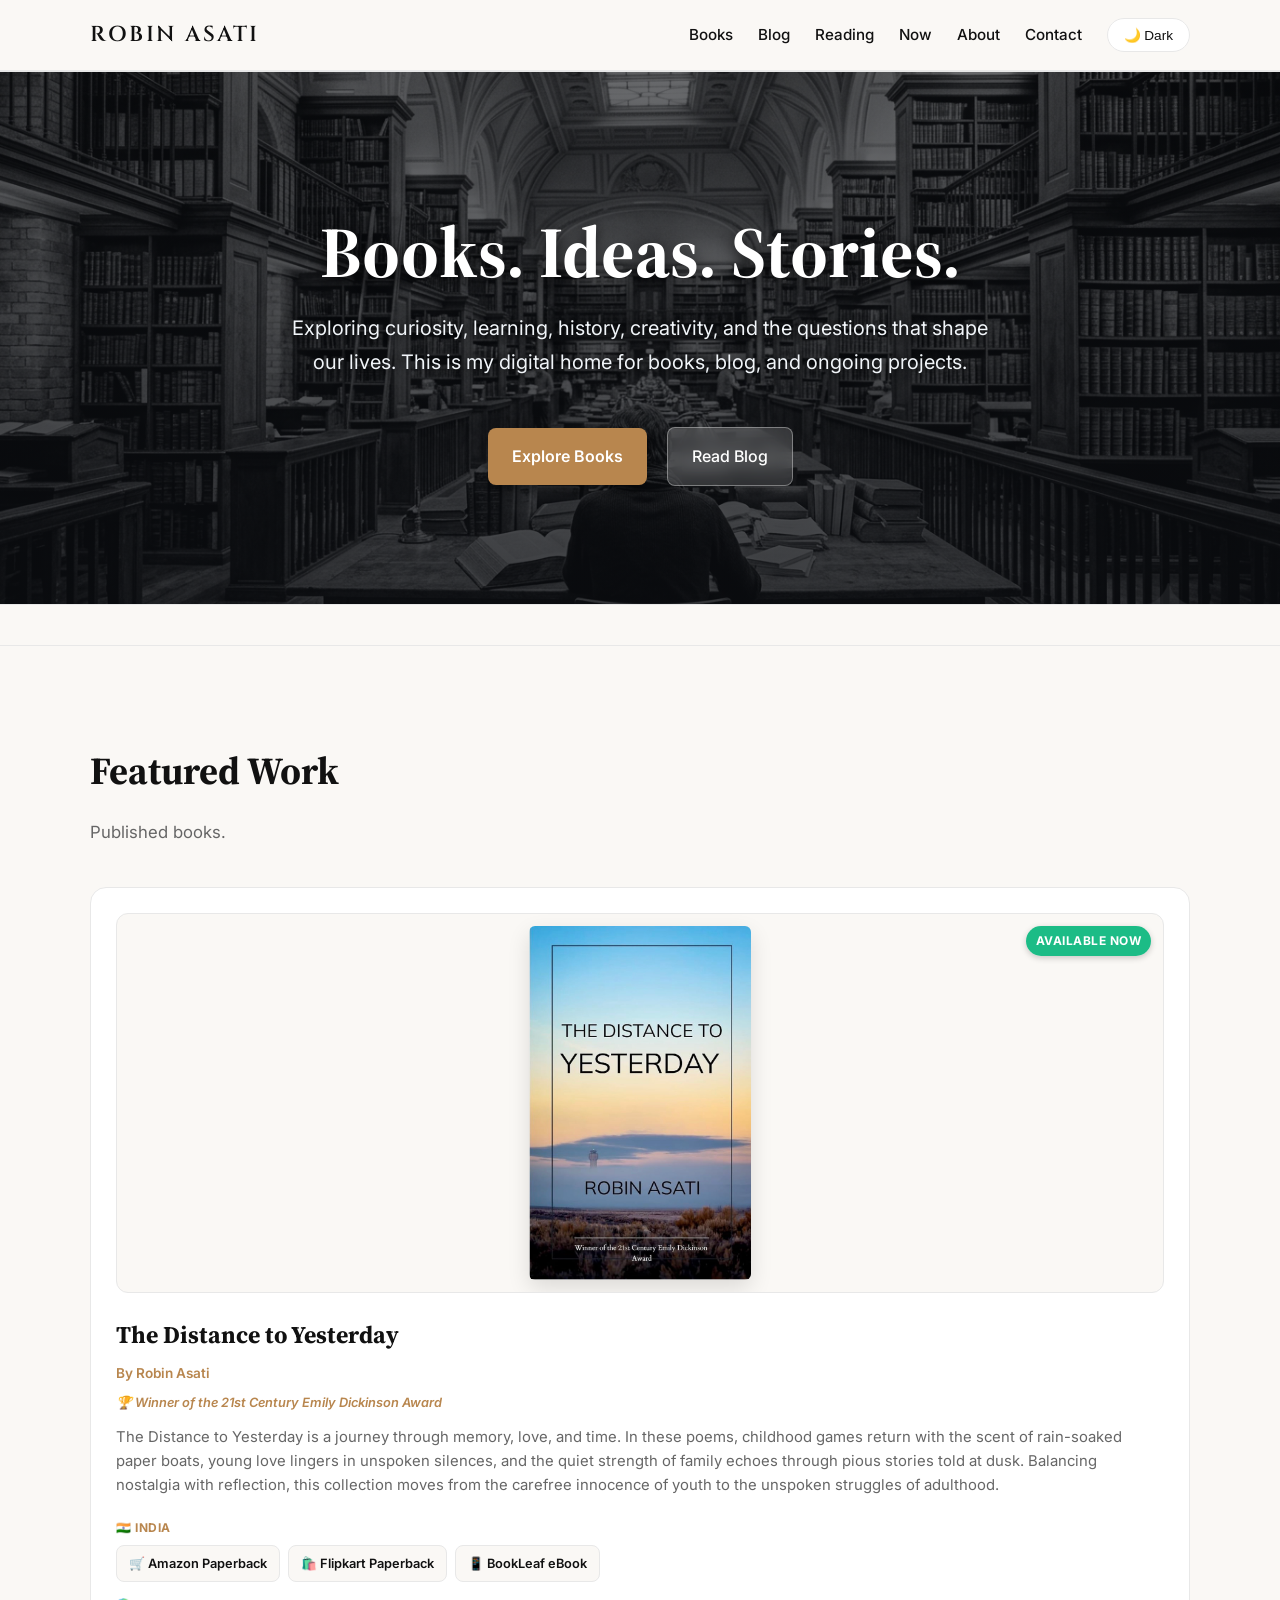
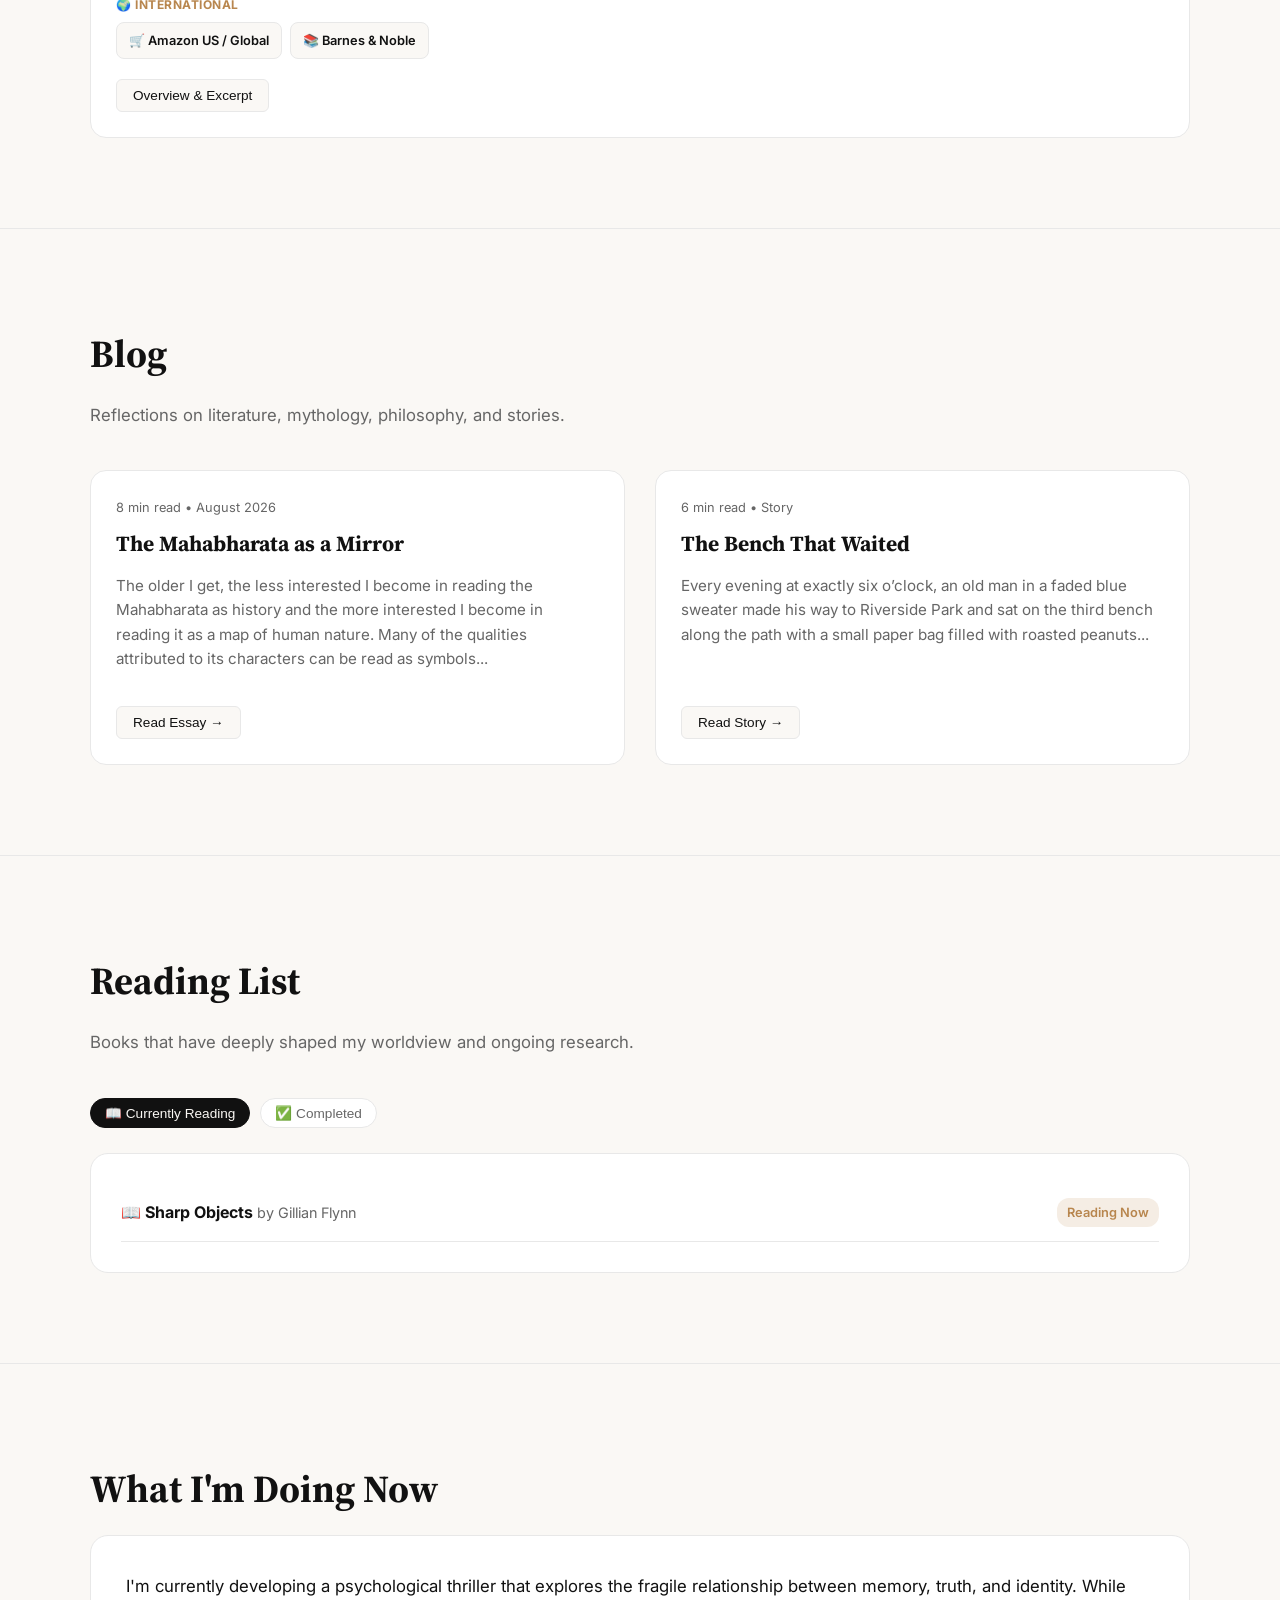
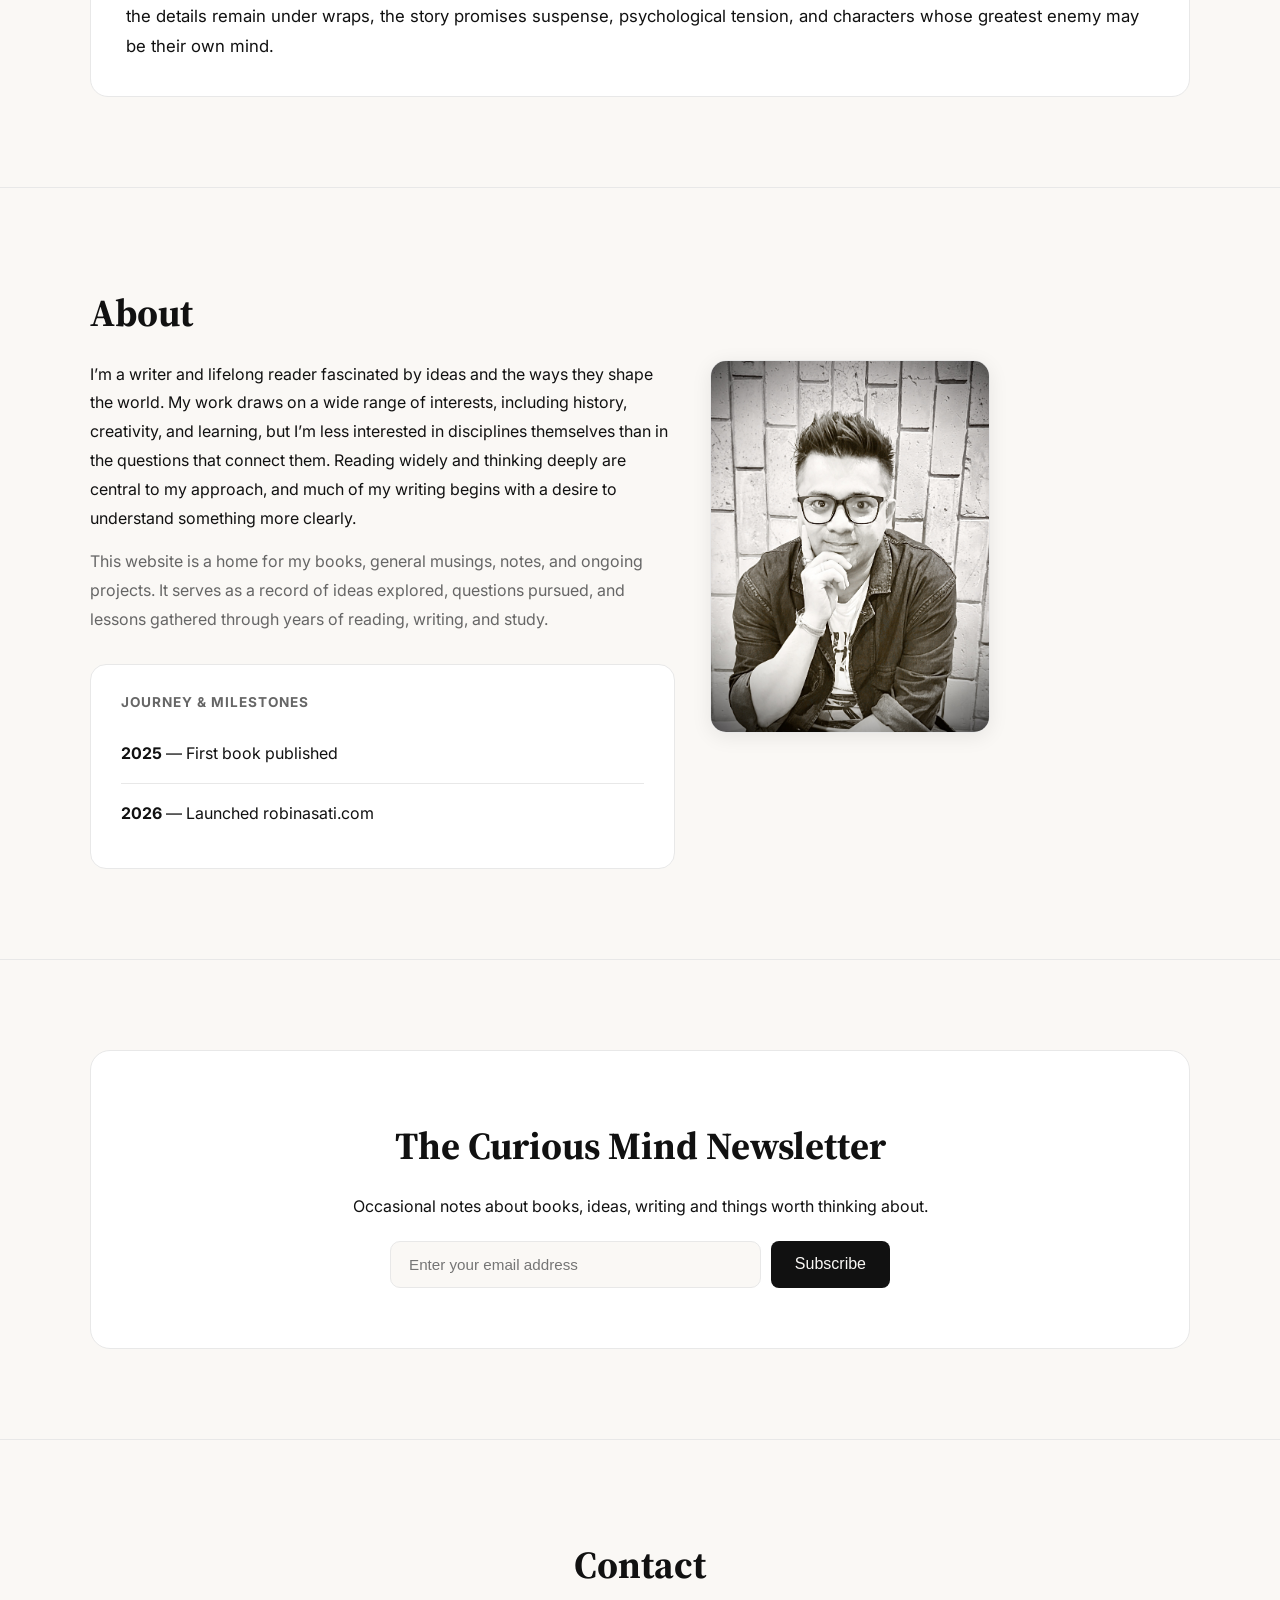
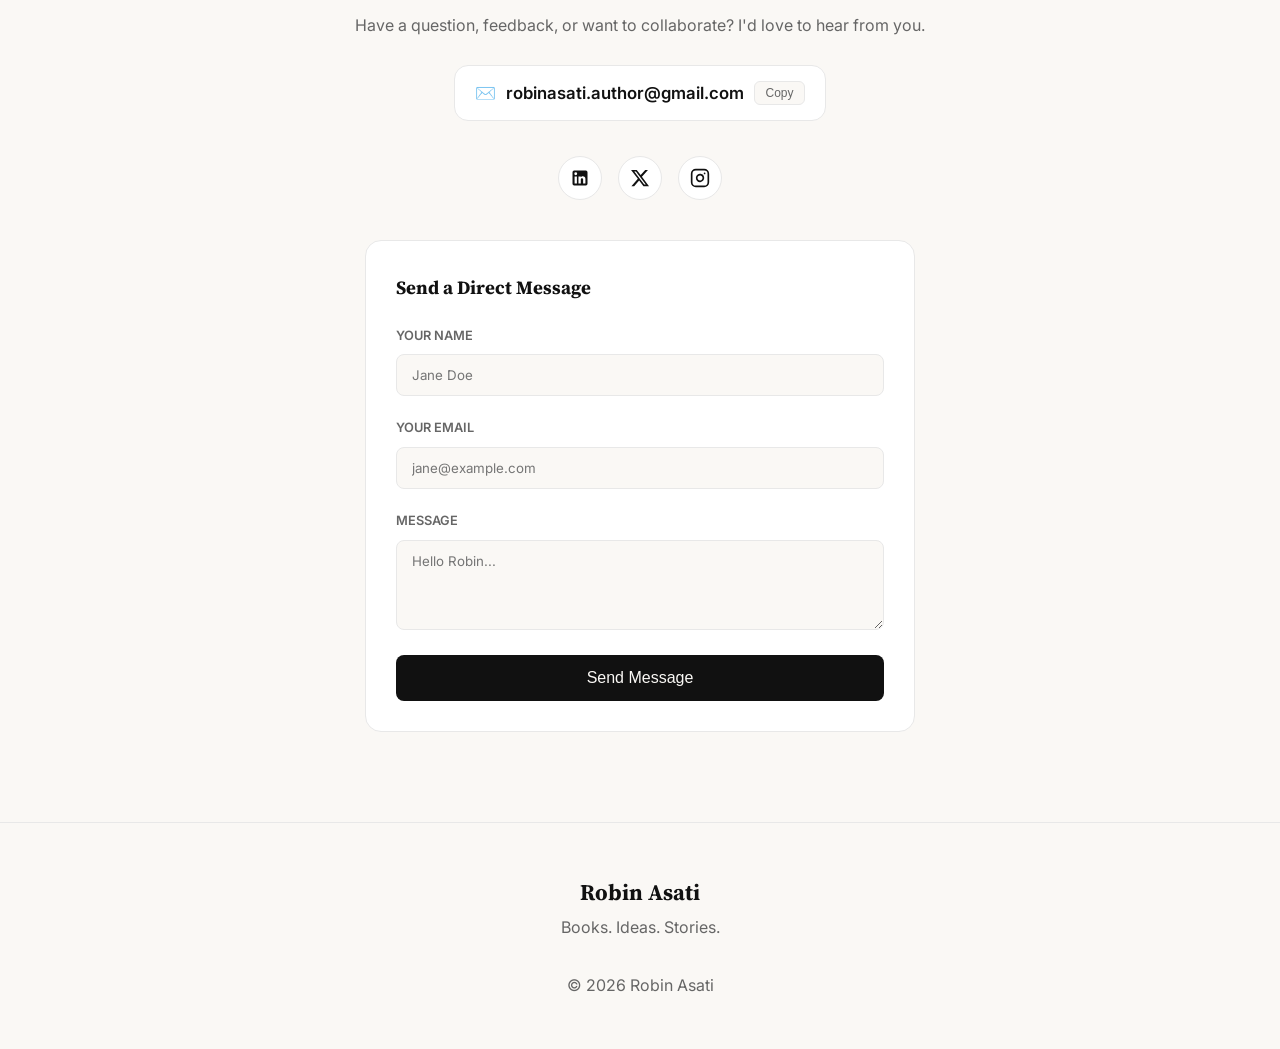
<file: index.html>
<!DOCTYPE html>
<html lang="en">
<head>
<meta charset="UTF-8">
<meta name="viewport" content="width=device-width, initial-scale=1.0">
<title>Robin Asati | Books. Ideas. Stories.</title>

<link rel="preconnect" href="https://fonts.googleapis.com">
<link rel="preconnect" href="https://fonts.gstatic.com" crossorigin>
<link href="https://fonts.googleapis.com/css2?family=Cinzel:wght@500;600;700&family=Cormorant+Garamond:wght@500;600;700&family=Inter:wght@300;400;500;600;700&family=Source+Serif+4:ital,opsz,wght@0,8..60,400;0,8..60,600;0,8..60,700;1,8..60,400&display=swap" rel="stylesheet">

<style>
:root {
    --bg: #faf8f5;
    --card: #ffffff;
    --text: #111111;
    --muted: #666666;
    --accent: #b8864e;
    --border: #e8e8e8;
}

.dark {
    --bg: #0f1115;
    --card: #171a21;
    --text: #f4f4f4;
    --muted: #b4b4b4;
    --accent: #d4a373;
    --border: #2d3340;
}

* {
    margin: 0;
    padding: 0;
    box-sizing: border-box;
}

html {
    scroll-behavior: smooth;
}

body {
    font-family: 'Inter', -apple-system, BlinkMacSystemFont, "Segoe UI", Roboto, sans-serif;
    background: var(--bg);
    color: var(--text);
    line-height: 1.8;
    transition: background-color .3s ease, color .3s ease;
}

.container {
    max-width: 1100px;
    width: 90%;
    margin: auto;
}

header {
    position: sticky;
    top: 0;
    background: rgba(250, 248, 245, .95);
    backdrop-filter: blur(12px);
    -webkit-backdrop-filter: blur(12px);
    z-index: 100;
    border-bottom: 1px solid var(--border);
    transition: background-color .3s ease, border-color .3s ease;
}

.dark header {
    background: rgba(15, 17, 21, .95);
}

nav {
    display: flex;
    justify-content: space-between;
    align-items: center;
    padding: 18px 0;
}

.logo {
    font-family: 'Cinzel', 'Cormorant Garamond', 'Source Serif 4', Georgia, serif;
    font-size: 1.35rem;
    font-weight: 600;
    text-decoration: none;
    color: var(--text);
    line-height: 1.2;
    letter-spacing: 2.5px;
    text-transform: uppercase;
    transition: color 0.2s ease;
}

.logo:hover {
    color: var(--accent);
}

.nav-links {
    display: flex;
    gap: 25px;
    align-items: center;
}

.nav-links a {
    text-decoration: none;
    color: var(--text);
    font-size: 0.95rem;
    font-weight: 500;
    transition: color 0.2s;
}

.nav-links a:hover {
    color: var(--accent);
}

.theme-btn {
    border: none;
    background: var(--card);
    color: var(--text);
    padding: 8px 16px;
    border-radius: 20px;
    cursor: pointer;
    border: 1px solid var(--border);
    font-size: 0.85rem;
    font-weight: 500;
    transition: all 0.2s;
}

.theme-btn:hover {
    border-color: var(--accent);
}

.hero {
    position: relative;
    padding: 140px 0 110px 0;
    text-align: center;
    background-color: #121418;
    background-image: linear-gradient(rgba(12, 14, 18, 0.62), rgba(12, 14, 18, 0.78)), url('hero_library_bg.png');
    background-image: linear-gradient(rgba(12, 14, 18, 0.62), rgba(12, 14, 18, 0.78)), url('assets/images/hero_library_bg.png');
    background-size: cover;
    background-position: center 38%;
    background-repeat: no-repeat;
    color: #ffffff;
    border-bottom: 1px solid var(--border);
    margin-bottom: 40px;
}

.hero h1 {
    font-family: 'Source Serif 4', Georgia, serif;
    font-size: 4.5rem;
    line-height: 1.1;
    margin-bottom: 20px;
    font-weight: 700;
    color: #ffffff;
    text-shadow: 0 2px 16px rgba(0, 0, 0, 0.7);
}

.hero p {
    max-width: 720px;
    margin: auto;
    font-size: 1.25rem;
    color: #f1f5f9;
    text-shadow: 0 1px 10px rgba(0, 0, 0, 0.8);
    line-height: 1.7;
}

.hero .btn-primary {
    background: var(--accent);
    color: #ffffff;
    font-weight: 600;
    box-shadow: 0 4px 14px rgba(0, 0, 0, 0.4);
}

.hero .btn-secondary {
    background: rgba(255, 255, 255, 0.15);
    backdrop-filter: blur(8px);
    -webkit-backdrop-filter: blur(8px);
    border: 1px solid rgba(255, 255, 255, 0.35);
    color: #ffffff;
    font-weight: 500;
}

.hero .btn-secondary:hover {
    background: rgba(255, 255, 255, 0.28);
    border-color: rgba(255, 255, 255, 0.65);
}

.cta {
    margin-top: 40px;
}

.btn {
    display: inline-block;
    padding: 14px 24px;
    margin: 8px;
    border-radius: 8px;
    text-decoration: none;
    font-weight: 500;
    cursor: pointer;
    transition: transform 0.2s, background-color 0.2s, border-color 0.2s;
    border: none;
    font-size: 1rem;
}

.btn-primary {
    background: var(--text);
    color: var(--bg);
}

.btn-secondary {
    border: 1px solid var(--border);
    background: var(--card);
    color: var(--text);
}

.btn:hover {
    transform: translateY(-2px);
}

section {
    padding: 90px 0;
    border-top: 1px solid var(--border);
}

.section-title {
    font-family: 'Source Serif 4', Georgia, serif;
    font-size: 2.4rem;
    margin-bottom: 12px;
    font-weight: 700;
}

.section-subtitle {
    color: var(--muted);
    margin-bottom: 40px;
    font-size: 1.05rem;
}

.cards {
    display: grid;
    gap: 30px;
    grid-template-columns: repeat(auto-fit, minmax(280px, 1fr));
}

.card {
    background: var(--card);
    padding: 25px;
    border-radius: 16px;
    border: 1px solid var(--border);
    display: flex;
    flex-direction: column;
    justify-content: space-between;
    transition: border-color 0.2s, transform 0.2s;
}

.card:hover {
    border-color: var(--accent);
}

.book-cover {
    height: 250px;
    border-radius: 12px;
    display: flex;
    flex-direction: column;
    align-items: center;
    justify-content: center;
    background: linear-gradient(135deg, var(--accent), #6c4f2d);
    color: white;
    margin-bottom: 20px;
    font-weight: 600;
    letter-spacing: 1px;
    text-align: center;
    padding: 20px;
}

.book-cover.dark-cover {
    background: linear-gradient(135deg, #2d3340, #171a21);
}

.book-cover-wrap {
    height: 380px;
    border-radius: 12px;
    overflow: hidden;
    margin-bottom: 20px;
    background: var(--bg);
    border: 1px solid var(--border);
    display: flex;
    align-items: center;
    justify-content: center;
    position: relative;
    padding: 12px;
}

.book-cover-img {
    max-width: 100%;
    max-height: 100%;
    width: auto;
    height: auto;
    object-fit: contain;
    object-position: center;
    border-radius: 6px;
    box-shadow: 0 8px 22px rgba(0, 0, 0, 0.12);
    transition: transform 0.3s ease, box-shadow 0.3s ease;
}

.card:hover .book-cover-img {
    transform: scale(1.03);
    box-shadow: 0 12px 28px rgba(0, 0, 0, 0.18);
}

.released-badge {
    position: absolute;
    top: 12px;
    right: 12px;
    background: rgba(16, 185, 129, 0.95);
    color: #ffffff;
    font-size: 0.75rem;
    font-weight: 700;
    padding: 4px 10px;
    border-radius: 20px;
    letter-spacing: 0.5px;
    box-shadow: 0 2px 6px rgba(0,0,0,0.2);
}

.retailer-links {
    display: flex;
    flex-wrap: wrap;
    gap: 8px;
    margin-top: 12px;
    margin-bottom: 20px;
}

.retailer-btn {
    display: inline-flex;
    align-items: center;
    gap: 6px;
    padding: 6px 12px;
    border-radius: 8px;
    border: 1px solid var(--border);
    background: var(--bg);
    color: var(--text);
    font-size: 0.8rem;
    font-weight: 600;
    text-decoration: none;
    transition: all 0.2s ease;
}

.retailer-btn:hover {
    background: var(--text);
    color: var(--bg);
    border-color: var(--text);
    transform: translateY(-1px);
}

.card h3 {
    font-family: 'Source Serif 4', Georgia, serif;
    font-size: 1.5rem;
    margin-bottom: 10px;
}

.card p {
    color: var(--muted);
    font-size: 0.95rem;
    margin-bottom: 20px;
}

.btn-small {
    padding: 8px 16px;
    font-size: 0.85rem;
    border-radius: 6px;
    background: var(--bg);
    border: 1px solid var(--border);
    color: var(--text);
    cursor: pointer;
    font-weight: 500;
    align-self: flex-start;
    transition: all 0.2s;
}

.btn-small:hover {
    background: var(--accent);
    color: #ffffff;
    border-color: var(--accent);
}

.essay-search {
    width: 100%;
    max-width: 320px;
    padding: 10px 16px;
    border-radius: 10px;
    border: 1px solid var(--border);
    background: var(--card);
    color: var(--text);
    font-size: 0.9rem;
    margin-bottom: 30px;
}

.essay {
    margin-bottom: 25px;
    padding-bottom: 20px;
    border-bottom: 1px solid var(--border);
    cursor: pointer;
    transition: padding-left 0.2s;
}

.essay:hover {
    padding-left: 8px;
}

.essay h3 {
    font-family: 'Source Serif 4', Georgia, serif;
    font-size: 1.4rem;
    margin-bottom: 5px;
    color: var(--text);
}

.essay:hover h3 {
    color: var(--accent);
}

.essay span {
    color: var(--muted);
    font-size: .9rem;
}

.essay p {
    color: var(--muted);
    font-size: 0.95rem;
    margin-top: 6px;
}

.reading-filters {
    display: flex;
    gap: 10px;
    margin-bottom: 25px;
}

.filter-btn {
    padding: 6px 14px;
    border-radius: 20px;
    border: 1px solid var(--border);
    background: var(--card);
    color: var(--muted);
    font-size: 0.85rem;
    cursor: pointer;
}

.filter-btn.active {
    background: var(--text);
    color: var(--bg);
    border-color: var(--text);
}

.reading-list {
    background: var(--card);
    padding: 30px;
    border-radius: 18px;
    border: 1px solid var(--border);
}

.reading-list ul {
    list-style: none;
}

.reading-list li {
    padding: 14px 0;
    border-bottom: 1px solid var(--border);
    display: flex;
    justify-content: space-between;
    align-items: center;
}

.reading-list li:last-child {
    border-bottom: none;
}

.now-box {
    background: var(--card);
    padding: 35px;
    border-radius: 18px;
    border: 1px solid var(--border);
    display: grid;
    grid-template-columns: repeat(auto-fit, minmax(240px, 1fr));
    gap: 25px;
}

.now-item p {
    color: var(--muted);
    font-size: 0.95rem;
    margin-top: 4px;
}

.newsletter {
    text-align: center;
    background: var(--card);
    padding: 60px 30px;
    border-radius: 20px;
    border: 1px solid var(--border);
}

.newsletter form {
    display: flex;
    gap: 10px;
    justify-content: center;
    max-width: 500px;
    margin: 20px auto 0 auto;
    flex-wrap: wrap;
}

.newsletter input {
    flex: 1;
    min-width: 240px;
    padding: 14px 18px;
    border-radius: 10px;
    border: 1px solid var(--border);
    background: var(--bg);
    color: var(--text);
    font-size: 0.95rem;
}

.about {
    max-width: 900px;
}

.about-grid {
    display: grid;
    grid-template-columns: 1fr 280px;
    gap: 35px;
    align-items: start;
}

.about-photo {
    width: 100%;
    max-width: 280px;
    border-radius: 16px;
    border: 1px solid var(--border);
    box-shadow: 0 4px 20px rgba(0,0,0,0.08);
    object-fit: cover;
    aspect-ratio: 3/4;
}

.timeline {
    margin-top: 30px;
    background: var(--card);
    padding: 25px 30px;
    border-radius: 16px;
    border: 1px solid var(--border);
}

.timeline div {
    padding: 15px 0;
    border-bottom: 1px solid var(--border);
}

.timeline div:last-child {
    border-bottom: none;
}

.contact {
    text-align: center;
}

.contact-badges {
    display: flex;
    flex-wrap: wrap;
    justify-content: center;
    gap: 15px;
    margin: 25px 0 35px 0;
}

.contact-badge {
    background: var(--card);
    border: 1px solid var(--border);
    padding: 12px 20px;
    border-radius: 14px;
    display: flex;
    align-items: center;
    gap: 10px;
    font-size: 1.05rem;
    font-weight: 600;
}

.contact-badge a {
    color: var(--text);
    text-decoration: none;
}

.contact-badge a:hover {
    color: var(--accent);
}

.copy-btn {
    background: var(--bg);
    border: 1px solid var(--border);
    padding: 4px 10px;
    border-radius: 6px;
    font-size: 0.75rem;
    cursor: pointer;
    color: var(--muted);
}

.contact-links {
    display: flex;
    justify-content: center;
    align-items: center;
    gap: 16px;
    margin-bottom: 40px;
}

.contact-links a {
    display: inline-flex;
    align-items: center;
    justify-content: center;
    width: 44px;
    height: 44px;
    border-radius: 50%;
    background: var(--card);
    border: 1px solid var(--border);
    color: var(--text);
    transition: all 0.2s ease;
    text-decoration: none;
}

.contact-links a:hover {
    color: var(--accent);
    border-color: var(--accent);
    transform: translateY(-2px);
    box-shadow: 0 4px 12px rgba(0,0,0,0.08);
}

.contact-form {
    max-width: 550px;
    margin: auto;
    text-align: left;
    background: var(--card);
    padding: 30px;
    border-radius: 16px;
    border: 1px solid var(--border);
}

.contact-form input, .contact-form textarea {
    width: 100%;
    padding: 12px 15px;
    margin-top: 6px;
    margin-bottom: 16px;
    border-radius: 8px;
    border: 1px solid var(--border);
    background: var(--bg);
    color: var(--text);
    font-family: inherit;
}

footer {
    text-align: center;
    color: var(--muted);
    padding: 50px 0;
    border-top: 1px solid var(--border);
}

/* Modal Styling */
.modal-overlay {
    position: fixed;
    top: 0;
    left: 0;
    width: 100%;
    height: 100%;
    background: rgba(0, 0, 0, 0.65);
    backdrop-filter: blur(4px);
    display: none;
    align-items: center;
    justify-content: center;
    z-index: 200;
    padding: 20px;
}

.modal-overlay.active {
    display: flex;
}

.modal-content {
    background: var(--card);
    color: var(--text);
    max-width: 700px;
    width: 100%;
    max-height: 85vh;
    overflow-y: auto;
    border-radius: 20px;
    border: 1px solid var(--border);
    padding: 35px;
    position: relative;
    box-shadow: 0 20px 40px rgba(0, 0, 0, 0.3);
}

.modal-close {
    position: absolute;
    top: 20px;
    right: 20px;
    background: var(--bg);
    border: 1px solid var(--border);
    color: var(--muted);
    border-radius: 50%;
    width: 32px;
    height: 32px;
    cursor: pointer;
    font-size: 1.1rem;
    line-height: 1;
}

@media(max-width:768px){
    .about-grid {
        grid-template-columns: 1fr;
    }
    .about-photo {
        max-width: 240px;
        margin: 0 auto 20px auto;
    }
    .hero h1 {
        font-size: 2.8rem;
    }
    nav {
        flex-direction: column;
        gap: 15px;
    }
    .nav-links {
        flex-wrap: wrap;
        justify-content: center;
    }
}
</style>
</head>
<body>

<header>
<div class="container">
<nav>
<a href="#" class="logo">Robin Asati</a>
<div class="nav-links">
<a href="#books">Books</a>
<a href="#blog">Blog</a>
<a href="#reading">Reading</a>
<a href="#now">Now</a>
<a href="#about">About</a>
<a href="#contact">Contact</a>
<button class="theme-btn" onclick="toggleTheme()">🌙 Dark</button>
</div>
</nav>
</div>
</header>

<section class="hero">
<div class="container">
<h1>Books. Ideas. Stories.</h1>
<p>
Exploring curiosity, learning, history,
creativity, and the questions that shape our lives.
This is my digital home for books, blog, and ongoing projects.
</p>
<div class="cta">
<a href="#books" class="btn btn-primary">Explore Books</a>
<a href="#blog" class="btn btn-secondary">Read Blog</a>
</div>
</div>
</section>

<section id="books">
<div class="container">
<h2 class="section-title">Featured Work</h2>
<p class="section-subtitle">Published books.</p>

<div class="cards">
<div class="card">
<div>
<div class="book-cover-wrap">
<img src="assets/images/distance_to_yesterday_1785655951357.jpg" onerror="this.onerror=null; this.src='distance_to_yesterday_1785655951357.jpg';" alt="The Distance to Yesterday Book Cover" class="book-cover-img">
<span class="released-badge">AVAILABLE NOW</span>
</div>
<h3 style="margin-bottom: 4px;">The Distance to Yesterday</h3>
<div style="font-size: 0.85rem; color: var(--accent); font-weight: 600; margin-bottom: 6px;">By Robin Asati</div>
<div style="font-size: 0.8rem; color: #b8864e; font-weight: 600; margin-bottom: 12px; font-style: italic;">🏆 Winner of the 21st Century Emily Dickinson Award</div>
<p style="font-size: 0.93rem; line-height: 1.6;">
The Distance to Yesterday is a journey through memory, love, and time. In these poems, childhood games return with the scent of rain-soaked paper boats, young love lingers in unspoken silences, and the quiet strength of family echoes through pious stories told at dusk. Balancing nostalgia with reflection, this collection moves from the carefree innocence of youth to the unspoken struggles of adulthood.
</p>

<div style="margin-top: 12px;">
<div style="font-size: 0.75rem; font-weight: 700; text-transform: uppercase; letter-spacing: 0.5px; color: var(--accent); margin-bottom: 6px;">🇮🇳 India</div>
<div class="retailer-links" style="margin-top: 0; margin-bottom: 12px;">
<a href="https://link.amazon/B07YsDSl2" target="_blank" rel="noopener noreferrer" class="retailer-btn">🛒 Amazon Paperback</a>
<a href="https://dl.flipkart.com/s/XTxw8RNNNN" target="_blank" rel="noopener noreferrer" class="retailer-btn">🛍️ Flipkart Paperback</a>
<a href="https://ebooks.bookleafpub.com/product-page/the-distance-to-yesterday" target="_blank" rel="noopener noreferrer" class="retailer-btn">📱 BookLeaf eBook</a>
</div>

<div style="font-size: 0.75rem; font-weight: 700; text-transform: uppercase; letter-spacing: 0.5px; color: var(--accent); margin-bottom: 6px;">🌍 International</div>
<div class="retailer-links" style="margin-top: 0; margin-bottom: 20px;">
<a href="https://www.amazon.com/dp/B0G1ZFZSVN" target="_blank" rel="noopener noreferrer" class="retailer-btn">🛒 Amazon US / Global</a>
<a href="https://www.barnesandnoble.com/w/1148728774" target="_blank" rel="noopener noreferrer" class="retailer-btn">📚 Barnes & Noble</a>
</div>
</div>
</div>
<button class="btn-small" onclick="openBookModal('distance')">Overview & Excerpt</button>
</div>
</div>
</div>
</section>

<section id="blog">
<div class="container">
<h2 class="section-title">Blog</h2>
<p class="section-subtitle">Reflections on literature, mythology, philosophy, and stories.</p>

<div class="cards">
  <div class="card">
    <div>
      <div style="font-size: 0.8rem; color: var(--muted); margin-bottom: 6px;">8 min read • August 2026</div>
      <h3 style="font-size: 1.35rem;">The Mahabharata as a Mirror</h3>
      <p style="font-size: 0.95rem; line-height: 1.6; color: var(--muted); margin-top: 8px;">
        The older I get, the less interested I become in reading the Mahabharata as history and the more interested I become in reading it as a map of human nature. Many of the qualities attributed to its characters can be read as symbols...
      </p>
    </div>
    <button class="btn-small" style="margin-top: 15px;" onclick="openEssayModal(0)">Read Essay →</button>
  </div>

  <div class="card">
    <div>
      <div style="font-size: 0.8rem; color: var(--muted); margin-bottom: 6px;">6 min read • Story</div>
      <h3 style="font-size: 1.35rem;">The Bench That Waited</h3>
      <p style="font-size: 0.95rem; line-height: 1.6; color: var(--muted); margin-top: 8px;">
        Every evening at exactly six o’clock, an old man in a faded blue sweater made his way to Riverside Park and sat on the third bench along the path with a small paper bag filled with roasted peanuts...
      </p>
    </div>
    <button class="btn-small" style="margin-top: 15px;" onclick="openEssayModal(1)">Read Story →</button>
  </div>
</div>

</div>
</section>

<section id="reading">
<div class="container">
<h2 class="section-title">Reading List</h2>
<p class="section-subtitle">Books that have deeply shaped my worldview and ongoing research.</p>

<div class="reading-filters">
<button class="filter-btn active" onclick="filterReading('reading', this)">📖 Currently Reading</button>
<button class="filter-btn" onclick="filterReading('completed', this)">✅ Completed</button>
</div>

<div class="reading-list">
<ul id="readingUl">
<li data-status="reading">
<span>📖 <strong>Sharp Objects</strong> <span style="color:var(--muted); font-size:0.9rem;">by Gillian Flynn</span></span>
<span style="font-size:0.8rem; background: rgba(184,134,78,0.15); color:var(--accent); padding:3px 10px; border-radius:12px; font-weight:600;">Reading Now</span>
</li>
<li data-status="completed" style="display: none;">
<span>📖 <strong>Rebecca</strong> <span style="color:var(--muted); font-size:0.9rem;">by Daphne du Maurier (1938)</span></span>
<span style="color:#f59e0b; font-size:0.9rem;">★★★★★</span>
</li>
<li data-status="completed" style="display: none;">
<span>📖 <strong>The Talented Mr. Ripley</strong> <span style="color:var(--muted); font-size:0.9rem;">by Patricia Highsmith (1955)</span></span>
<span style="color:#f59e0b; font-size:0.9rem;">★★★★★</span>
</li>
<li data-status="completed" style="display: none;">
<span>📖 <strong>The Silence of the Lambs</strong> <span style="color:var(--muted); font-size:0.9rem;">by Thomas Harris (1988)</span></span>
<span style="color:#f59e0b; font-size:0.9rem;">★★★★★</span>
</li>
<li data-status="completed" style="display: none;">
<span>📖 <strong>The Silent Patient</strong> <span style="color:var(--muted); font-size:0.9rem;">by Alex Michaelides (2019)</span></span>
<span style="color:#f59e0b; font-size:0.9rem;">★★★★★</span>
</li>
</ul>
</div>
</div>
</section>

<section id="now">
<div class="container">
<h2 class="section-title">What I'm Doing Now</h2>

<div class="now-box" style="display: block;">
<p style="font-size: 1.05rem; line-height: 1.8;">
I'm currently developing a psychological thriller that explores the fragile relationship between memory, truth, and identity. While the details remain under wraps, the story promises suspense, psychological tension, and characters whose greatest enemy may be their own mind.
</p>
</div>
</div>
</section>

<section id="about">
<div class="container">
<div class="about">
<h2 class="section-title">About</h2>

<div class="about-grid">
<div class="about-text">
<p>
I’m a writer and lifelong reader fascinated by ideas and the ways they shape the world. My work draws on a wide range of interests, including history, creativity, and learning, but I’m less interested in disciplines themselves than in the questions that connect them. Reading widely and thinking deeply are central to my approach, and much of my writing begins with a desire to understand something more clearly.
</p>

<p style="margin-top: 15px; color: var(--muted);">
This website is a home for my books, general musings, notes, and ongoing projects. It serves as a record of ideas explored, questions pursued, and lessons gathered through years of reading, writing, and study.
</p>

<div class="timeline">
<h4 style="font-size:0.85rem; text-transform:uppercase; letter-spacing:1px; color:var(--muted); margin-bottom:10px;">Journey & Milestones</h4>
<div>
<strong>2025</strong> — First book published
</div>
<div>
<strong>2026</strong> — Launched robinasati.com
</div>
</div>
</div>

<div class="about-image-wrapper">
<img src="assets/images/robin_photo.jpg" onerror="this.onerror=null; this.src='robin_photo.jpg';" alt="Robin Asati" class="about-photo">
</div>
</div>

</div>
</div>
</section>

<section>
<div class="container">
<div class="newsletter">
<h2 class="section-title">The Curious Mind Newsletter</h2>
<p>
Occasional notes about books, ideas,
writing and things worth thinking about.
</p>

<form id="newsletterForm" onsubmit="handleNewsletter(event)">
<input type="email" id="newsletterEmail" placeholder="Enter your email address" required>
<button type="submit" class="btn btn-primary" style="margin: 0;">Subscribe</button>
</form>
<div id="newsletterSuccess" style="display:none; margin-top:20px; color:#10b981; font-weight:600;">
Thank you for subscribing! Look out for your first letter soon.
</div>
</div>
</div>
</section>

<section id="contact">
<div class="container">
<div class="contact">
<h2 class="section-title">Contact</h2>
<p style="color: var(--muted);">Have a question, feedback, or want to collaborate? I'd love to hear from you.</p>

<div class="contact-badges">
<div class="contact-badge">
✉️ <a href="mailto:robinasati.author@gmail.com">robinasati.author@gmail.com</a>
<button class="copy-btn" onclick="copyText('robinasati.author@gmail.com', this)">Copy</button>
</div>
</div>

<div class="contact-links">
<a href="https://www.linkedin.com/in/robin-asati-31274a20?utm_source=share&utm_campaign=share_via&utm_content=profile&utm_medium=ios_app" target="_blank" rel="noopener noreferrer" aria-label="LinkedIn" title="LinkedIn">
  <svg xmlns="http://www.w3.org/2000/svg" width="20" height="20" viewBox="0 0 24 24" fill="currentColor"><path d="M19 3a2 2 0 0 1 2 2v14a2 2 0 0 1-2 2H5a2 2 0 0 1-2-2V5a2 2 0 0 1 2-2h14m-.5 15.5v-5.3a3.26 3.26 0 0 0-3.26-3.26c-.85 0-1.84.52-2.28 1.3v-1.11h-2.79v8.37h2.79v-4.93c0-.77.62-1.4 1.39-1.4a1.4 1.4 0 0 1 1.4 1.4v4.93h2.75M6.88 8.56a1.68 1.68 0 0 0 1.68-1.68c0-.93-.75-1.69-1.68-1.69a1.69 1.69 0 0 0-1.69 1.69c0 .93.76 1.68 1.69 1.68m1.39 9.94v-8.37H5.5v8.37h2.77z"/></svg>
</a>
<a href="https://x.com/robinasati?s=11" target="_blank" rel="noopener noreferrer" aria-label="X" title="X (Twitter)">
  <svg xmlns="http://www.w3.org/2000/svg" width="20" height="20" viewBox="0 0 24 24" fill="currentColor"><path d="M18.244 2.25h3.308l-7.227 8.26 8.502 11.24H16.17l-5.214-6.817L4.99 21.75H1.68l7.73-8.835L1.254 2.25H8.08l4.713 6.231zm-1.161 17.52h1.833L7.084 4.126H5.117z"/></svg>
</a>
<a href="https://www.instagram.com/robinasati?igsh=MWZwbHIxdGJteHQ3Yg%3D%3D&utm_source=qr" target="_blank" rel="noopener noreferrer" aria-label="Instagram" title="Instagram">
  <svg xmlns="http://www.w3.org/2000/svg" width="20" height="20" viewBox="0 0 24 24" fill="none" stroke="currentColor" stroke-width="2" stroke-linecap="round" stroke-linejoin="round"><rect x="2" y="2" width="20" height="20" rx="5" ry="5"/><path d="M16 11.37A4 4 0 1 1 12.63 8 4 4 0 0 1 16 11.37z"/><line x1="17.5" y1="6.5" x2="17.51" y2="6.5"/></svg>
</a>
</div>

<div class="contact-form">
<h3 style="font-family:'Source Serif 4',serif; margin-bottom:15px;">Send a Direct Message</h3>
<form onsubmit="handleContact(event)">
<label style="font-size:0.8rem; font-weight:600; color:var(--muted); text-transform:uppercase;">Your Name</label>
<input type="text" placeholder="Jane Doe" required>

<label style="font-size:0.8rem; font-weight:600; color:var(--muted); text-transform:uppercase;">Your Email</label>
<input type="email" placeholder="jane@example.com" required>

<label style="font-size:0.8rem; font-weight:600; color:var(--muted); text-transform:uppercase;">Message</label>
<textarea rows="4" placeholder="Hello Robin..." required></textarea>

<button type="submit" class="btn btn-primary" style="margin:0; width:100%;">Send Message</button>
</form>
<div id="contactSuccess" style="display:none; margin-top:15px; color:#10b981; font-weight:600; text-align:center;">
Message sent successfully! Robin will get back to you shortly.
</div>
</div>

</div>
</div>
</section>

<footer>
<div class="container">
<p style="font-family:'Source Serif 4',serif; font-size:1.4rem; font-weight:700; color:var(--text);">Robin Asati</p>
<p>Books. Ideas. Stories.</p>
<br>
<p>© 2026 Robin Asati</p>
</div>
</footer>

<!-- Book Modal -->
<div id="bookModal" class="modal-overlay" onclick="closeModalOnOverlay(event, 'bookModal')">
<div class="modal-content">
<button class="modal-close" onclick="closeModal('bookModal')">✕</button>
<div id="bookModalBody"></div>
</div>
</div>

<!-- Essay Modal -->
<div id="essayModal" class="modal-overlay" onclick="closeModalOnOverlay(event, 'essayModal')">
<div class="modal-content">
<button class="modal-close" onclick="closeModal('essayModal')">✕</button>
<div id="essayModalBody"></div>
</div>
</div>

<script>
function toggleTheme() {
    document.body.classList.toggle('dark');
    const btn = document.querySelector('.theme-btn');
    if (document.body.classList.contains('dark')) {
        btn.innerHTML = '☀️ Light';
        localStorage.setItem('theme', 'dark');
    } else {
        btn.innerHTML = '🌙 Dark';
        localStorage.setItem('theme', 'light');
    }
}

if (localStorage.getItem('theme') === 'dark') {
    document.body.classList.add('dark');
    document.querySelector('.theme-btn').innerHTML = '☀️ Light';
}

function copyText(text, btn) {
    navigator.clipboard.writeText(text);
    const originalText = btn.innerText;
    btn.innerText = 'Copied!';
    btn.style.color = '#10b981';
    setTimeout(() => {
        btn.innerText = originalText;
        btn.style.color = 'var(--muted)';
    }, 2000);
}

function filterEssays() {
    const query = document.getElementById('essaySearch').value.toLowerCase();
    const essays = document.querySelectorAll('#essayList .essay');
    essays.forEach(e => {
        const title = e.getAttribute('data-title') || '';
        const text = e.innerText.toLowerCase();
        if (title.includes(query) || text.includes(query)) {
            e.style.display = 'block';
        } else {
            e.style.display = 'none';
        }
    });
}

function filterReading(status, btn) {
    document.querySelectorAll('.filter-btn').forEach(b => b.classList.remove('active'));
    btn.classList.add('active');
    
    const items = document.querySelectorAll('#readingUl li');
    items.forEach(li => {
        if (status === 'all' || li.getAttribute('data-status') === status) {
            li.style.display = 'flex';
        } else {
            li.style.display = 'none';
        }
    });
}

const essayData = [
    {
        title: "The Mahabharata as a Mirror",
        meta: "8 min read • August 2026 • Philosophy & Epics",
        content: `<p style="margin-bottom: 16px;">The older I get, the less interested I become in reading the Mahabharata as history and the more interested I become in reading it as a map of human nature.</p>

        <p style="margin-bottom: 16px;">Perhaps this is why the epic continues to endure. It is not because it provides definitive answers, but because its characters seem to contain more than one truth. Every generation discovers its own Mahabharata. Every reader finds a different lesson hidden beneath the familiar story.</p>

        <p style="margin-bottom: 24px;">Many of the qualities attributed to its characters can be read not merely as facts, but as symbols. Viewed through this lens, the epic transforms from a tale of kings and warriors into a meditation on human strengths and failures.</p>

        <h3 style="font-family:'Source Serif 4',serif; margin-top:28px; margin-bottom:12px; font-size:1.35rem; color:var(--text);">Take Dhritarashtra.</h3>

        <p style="margin-bottom: 16px;">We are told he was blind. Yet his deeper blindness may have had little to do with his eyes. He was surrounded by signs of injustice. He knew the ambitions of Duryodhana, witnessed the humiliation of Draupadi, and understood the consequences of remaining silent. Yet at crucial moments, he chose inaction over responsibility.</p>

        <p style="margin-bottom: 24px;">The blindness that destroyed his kingdom was not an inability to see. It was an inability to confront truths that threatened those he loved. In that sense, Dhritarashtra becomes less a historical king and more a symbol of every parent, leader, or citizen who recognizes wrongdoing but lacks the courage to oppose it.</p>

        <h3 style="font-family:'Source Serif 4',serif; margin-top:28px; margin-bottom:12px; font-size:1.35rem; color:var(--text);">Gandhari's Blindfold</h3>

        <p style="margin-bottom: 16px;">Gandhari's blindfold acquires a different meaning as well.</p>

        <p style="margin-bottom: 16px;">Tradition celebrates it as a gesture of devotion, but it can also be interpreted as a metaphor for voluntary ignorance. There are realities we sometimes refuse to acknowledge because they are inconvenient, painful, or disruptive. The blindfold becomes a symbol of self-imposed limitation, of the human tendency to avoid truths that demand action.</p>

        <p style="margin-bottom: 24px;">Seen this way, Gandhari and Dhritarashtra embody two different forms of blindness: one born of attachment, the other born of choice.</p>

        <h3 style="font-family:'Source Serif 4',serif; margin-top:28px; margin-bottom:12px; font-size:1.35rem; color:var(--text);">Karna's Struggle</h3>

        <p style="margin-bottom: 16px;">Karna's story reveals another kind of struggle.</p>

        <p style="margin-bottom: 16px;">His life is often framed as a tragedy caused by fate, misfortune, and curses. Yet what follows him throughout the epic is not merely bad luck. It is a profound sense of exclusion. Despite his extraordinary talent, he remains haunted by questions of identity and belonging. Every insult leaves a scar. Every achievement becomes an attempt to prove his worth.</p>

        <p style="margin-bottom: 24px;">Perhaps Karna's curses are symbolic rather than supernatural. They represent the invisible burdens people carry from childhood, burdens that influence decisions long after the original wounds have faded. Talent alone is rarely enough to overcome unresolved hurt. Some battles are fought not against enemies but against the stories we tell ourselves about who we are.</p>

        <h3 style="font-family:'Source Serif 4',serif; margin-top:28px; margin-bottom:12px; font-size:1.35rem; color:var(--text);">Duryodhana & Comparison</h3>

        <p style="margin-bottom: 16px;">Duryodhana, too, appears differently under this reading.</p>

        <p style="margin-bottom: 16px;">He is often remembered as the villain of the epic, yet his defining trait may not be cruelty alone. It may be comparison.</p>

        <p style="margin-bottom: 16px;">He grows up measuring himself against the Pandavas. Their success becomes his grievance. Their strength becomes his insecurity. Their achievements become evidence of his own inadequacy.</p>

        <p style="margin-bottom: 24px;">Comparison transforms abundance into scarcity. It convinces a person that another's rise is somehow their loss. Duryodhana's tragedy lies in his inability to celebrate his own strengths because he is consumed by someone else's. The seeds of destruction are planted long before the war begins.</p>

        <h3 style="font-family:'Source Serif 4',serif; margin-top:28px; margin-bottom:12px; font-size:1.35rem; color:var(--text);">Kurukshetra as the Human Mind</h3>

        <p style="margin-bottom: 16px;">And then there is Kurukshetra itself.</p>

        <p style="margin-bottom: 16px;">The most compelling interpretation of the battlefield may be that it exists nowhere and everywhere at the same time.</p>

        <p style="margin-bottom: 16px;">The war is fought whenever principle clashes with ambition, whenever duty confronts desire, whenever conscience struggles against convenience. The Pandavas and Kauravas become competing impulses within the human mind. The battle is not between two families but between two possibilities of being.</p>

        <p style="margin-bottom: 16px;">In that sense, every life contains its own Kurukshetra.</p>

        <p style="margin-bottom: 24px;">The Bhagavad Gita then ceases to be merely advice given to a warrior before battle. It becomes guidance for navigating uncertainty, moral conflict, fear, and responsibility. The battlefield is internal long before it becomes external.</p>

        <h3 style="font-family:'Source Serif 4',serif; margin-top:28px; margin-bottom:12px; font-size:1.35rem; color:var(--text);">A Mirror for Us</h3>

        <p style="margin-bottom: 16px;">This symbolic reading does not seek to replace the traditional Mahabharata. Rather, it exists alongside it. Great works survive because they can be understood at multiple levels simultaneously. Their characters remain alive because they continue to resemble us.</p>

        <ul style="margin: 20px 0 24px 0; padding-left: 0; line-height: 2; list-style-type: none;">
          <li style="margin-bottom: 8px;">• <strong>A blind king</strong> becomes moral blindness.</li>
          <li style="margin-bottom: 8px;">• <strong>A blindfold</strong> becomes chosen ignorance.</li>
          <li style="margin-bottom: 8px;">• <strong>A curse</strong> becomes emotional baggage.</li>
          <li style="margin-bottom: 8px;">• <strong>A villain</strong> becomes the destructive power of comparison.</li>
          <li style="margin-bottom: 8px;">• <strong>A battlefield</strong> becomes the human conscience.</li>
        </ul>

        <p style="margin-bottom: 16px;">The Mahabharata remains relevant not because it describes an ancient world, but because it describes us. Its kingdoms may have disappeared, its warriors may belong to legend, but the struggles they embody continue to unfold in homes, workplaces, institutions, and minds every day.</p>

        <p style="margin-bottom: 16px;">Perhaps that is why we keep returning to it. We do not read the Mahabharata to learn what happened long ago.</p>

        <p style="font-weight: 600; color: var(--accent); font-size: 1.1rem; margin-top: 15px;">We read it to understand what is happening within us now.</p>`
    },
    {
        title: "The Bench That Waited",
        meta: "6 min read • Story",
        content: `<p style="margin-bottom: 16px;">Every evening at exactly six o’clock, an old man in a faded blue sweater made his way to Riverside Park and sat on the third bench along the path. He never carried a newspaper, a phone, or a book. The only thing he brought was a small paper bag filled with roasted peanuts. People often noticed him. Adults assumed he was lonely. Children preferred to believe he was magical. The pigeons, however, seemed interested only in the peanuts.</p>

        <p style="margin-bottom: 16px;">One rainy Tuesday, a little girl stopped in front of his bench and asked, “Who are you waiting for?” The old man smiled warmly and replied, “Someone who may never come.” The girl frowned. “Then why wait?” For a moment, he looked down the empty path stretching through the park. “Because once upon a time,” he said softly, “someone waited for me.” The answer seemed to puzzle her, but when he offered her a handful of peanuts, she accepted them as though they were precious jewels.</p>

        <p style="margin-bottom: 16px;">The next day, she returned. Then she came back again the day after that. Before long, she began bringing him drawings. One was of a bright yellow cat. Another showed a crooked rainbow bending awkwardly across the page. Her favorite was a tree with purple leaves. When he asked why the leaves were purple, she shrugged and said, “Trees must get bored of being green.” The old man laughed, and the drawing earned a place among his treasured possessions.</p>

        <p style="margin-bottom: 16px;">Weeks turned into months. They rarely spoke for long, yet neither seemed to mind. Children rarely need endless conversations to feel understood, and old men often appreciate companionship that exists comfortably in silence. Together, they shared the bench, fed the pigeons, and watched the seasons change around them.</p>

        <p style="margin-bottom: 16px;">Then one winter evening, she did not come. The next day passed without her appearing. Then another. Soon, an entire week slipped by. The old man still arrived at six o’clock every evening, but the third bench felt larger than it once had. Even the pigeons seemed to sense the absence.</p>

        <p style="margin-bottom: 16px;">Spring eventually returned, bringing flowers, sunshine, and unfamiliar faces to the park. Life continued as it always does. Then one afternoon, years later, a young woman approached the bench holding the hand of a small boy. She smiled uncertainly and said, “You probably won’t remember me.” The old man looked up. Without another word, she unfolded a worn, crumpled drawing. It was a tree with purple leaves.</p>

        <p style="margin-bottom: 16px;">Recognition immediately brightened his face.</p>

        <p style="margin-bottom: 16px;">“I had to move away,” she explained. “But my mother kept every drawing I ever made. Before she passed away, she told me there was one person I should come back and thank.” The old man gently touched the edge of the paper. “Thank me for what?” he asked.</p>

        <p style="margin-bottom: 16px;">“For teaching me that showing up matters,” she said. “That caring isn’t always something you say. Sometimes it’s something you do.”</p>

        <p style="margin-bottom: 16px;">The old man chuckled softly. “I don’t remember teaching that lesson.”</p>

        <p style="margin-bottom: 16px;">“You didn’t,” she replied. “You lived it.”</p>

        <p style="margin-bottom: 16px;">She placed a fresh paper bag of roasted peanuts beside him. “My son asked me this morning why we were coming here,” she continued.</p>

        <p style="margin-bottom: 16px;">“What did you tell him?”</p>

        <p style="margin-bottom: 16px;">“I told him we were visiting someone who kept a promise he never made.”</p>

        <p style="margin-bottom: 16px;">The little boy climbed onto the bench between them and looked eagerly at the pigeons gathering nearby. “Can I feed them?” he asked.</p>

        <p style="margin-bottom: 16px;">The old man nodded. “Of course. But save a few peanuts for tomorrow.”</p>

        <p style="margin-bottom: 16px;">The boy grinned. “Are you coming back tomorrow?”</p>

        <p style="margin-bottom: 16px;">The old man looked around the park, taking in the familiar paths, the swaying trees, and the bench that had witnessed so much of his life. Then he smiled.</p>

        <p style="margin-bottom: 16px;">“I’ve been coming back for twenty-three years.”</p>

        <p style="margin-bottom: 16px;">“Then I’ll come too,” the boy said.</p>

        <p style="margin-bottom: 16px;">As the pigeons fluttered around their feet, the old man realized something he had never understood before. For years, he believed he was waiting for someone. But somewhere along the way, the waiting had changed into something else. He was no longer sitting on that bench because he hoped someone would return. He sat there because his presence had become part of other people’s stories.</p>

        <p style="margin-bottom: 16px;">And in that quiet moment, surrounded by laughter, memories, and the promise of tomorrow, he understood that becoming the reason someone returns is sometimes a far happier ending than the one you were waiting for.</p>`
    }
];

function openEssayModal(index) {
    const essay = essayData[index];
    const body = document.getElementById('essayModalBody');
    body.innerHTML = `
        <div style="font-size:0.85rem; color:var(--muted); margin-bottom:10px;">${essay.meta}</div>
        <h2 style="font-family:'Source Serif 4',serif; font-size:2rem; margin-bottom:20px;">${essay.title}</h2>
        <div style="font-size:1.05rem; line-height:1.8;">${essay.content}</div>
    `;
    document.getElementById('essayModal').classList.add('active');
}

function openBookModal(type) {
    const body = document.getElementById('bookModalBody');
    body.innerHTML = `
        <div style="display: flex; gap: 20px; flex-wrap: wrap; align-items: flex-start; margin-bottom: 20px;">
          <img src="assets/images/distance_to_yesterday_1785655951357.jpg" onerror="this.onerror=null; this.src='distance_to_yesterday_1785655951357.jpg';" alt="The Distance to Yesterday" style="width: 150px; height: 220px; object-fit: contain; background: var(--bg); border-radius: 10px; border: 1px solid var(--border); box-shadow: 0 4px 12px rgba(0,0,0,0.1);" />
          <div style="flex: 1; min-width: 220px;">
            <div style="font-size:0.85rem; color:#10b981; font-weight:700; text-transform:uppercase; margin-bottom:5px;">AVAILABLE NOW • RELEASED</div>
            <h2 style="font-family:'Source Serif 4',serif; font-size:2rem; margin-bottom:5px;">The Distance to Yesterday</h2>
            <div style="font-size:1rem; color:var(--accent); font-weight:600; margin-bottom:6px;">By Robin Asati</div>
            <div style="font-size:0.85rem; color:#b8864e; font-weight:600; margin-bottom:12px; font-style:italic;">🏆 Winner of the 21st Century Emily Dickinson Award</div>
            <p style="font-style:italic; color:var(--muted); font-size:0.95rem;">"A journey through memory, love, and time."</p>
          </div>
        </div>

        <p style="line-height:1.8; margin-bottom:20px; font-size:1.05rem;">
        The Distance to Yesterday is a journey through memory, love, and time. In these poems, childhood games return with the scent of rain-soaked paper boats, young love lingers in unspoken silences, and the quiet strength of family echoes through pious stories told at dusk. Balancing nostalgia with reflection, this collection moves from the carefree innocence of youth to the unspoken struggles of adulthood. With a voice both tender and contemplative, Robin Asati captures the fragments of life that never truly leave us - they wait quietly, like shadows and whispers, ready to be remembered.
        </p>

        <div style="background:var(--bg); padding:20px; border-radius:12px; border:1px solid var(--border); margin-bottom:25px;">
          <strong style="font-family:'Source Serif 4',serif; font-size:1.1rem; color:var(--text);">CHAPTER ONE EXCERPT:</strong>
          <p style="font-family:'Source Serif 4',serif; font-style:italic; margin-top:10px; line-height:1.8; color:var(--text);">
          "Memory is not a museum of static relics; it is an active tide. On certain quiet evenings, the distance between where you stand today and yesterday collapses into the span of a single breath..."
          </p>
        </div>

        <div style="margin-top:20px;">
          <div style="font-size:0.8rem; font-weight:700; text-transform:uppercase; letter-spacing:0.5px; color:var(--accent); margin-bottom:8px;">🇮🇳 Buy in India</div>
          <div class="retailer-links" style="margin-top:0; margin-bottom:15px;">
            <a href="https://link.amazon/B07YsDSl2" target="_blank" rel="noopener noreferrer" class="retailer-btn" style="padding:8px 14px; font-size:0.85rem;">🛒 Amazon Paperback</a>
            <a href="https://dl.flipkart.com/s/XTxw8RNNNN" target="_blank" rel="noopener noreferrer" class="retailer-btn" style="padding:8px 14px; font-size:0.85rem;">🛍️ Flipkart Paperback</a>
            <a href="https://ebooks.bookleafpub.com/product-page/the-distance-to-yesterday" target="_blank" rel="noopener noreferrer" class="retailer-btn" style="padding:8px 14px; font-size:0.85rem;">📱 BookLeaf eBook</a>
          </div>

          <div style="font-size:0.8rem; font-weight:700; text-transform:uppercase; letter-spacing:0.5px; color:var(--accent); margin-bottom:8px;">🌍 Buy Internationally</div>
          <div class="retailer-links" style="margin-top:0;">
            <a href="https://www.amazon.com/dp/B0G1ZFZSVN" target="_blank" rel="noopener noreferrer" class="retailer-btn" style="padding:8px 14px; font-size:0.85rem;">🛒 Amazon (Global)</a>
            <a href="https://www.barnesandnoble.com/w/1148728774" target="_blank" rel="noopener noreferrer" class="retailer-btn" style="padding:8px 14px; font-size:0.85rem;">📚 Barnes & Noble</a>
          </div>
        </div>
    `;
    document.getElementById('bookModal').classList.add('active');
}

function closeModal(id) {
    document.getElementById(id).classList.remove('active');
}

function closeModalOnOverlay(e, id) {
    if (e.target.id === id) {
        closeModal(id);
    }
}

function handleNewsletter(e) {
    e.preventDefault();
    document.getElementById('newsletterForm').style.display = 'none';
    document.getElementById('newsletterSuccess').style.display = 'block';
}

function handleContact(e) {
    e.preventDefault();
    e.target.reset();
    document.getElementById('contactSuccess').style.display = 'block';
}
</script>
</body>
</html>
</file>
